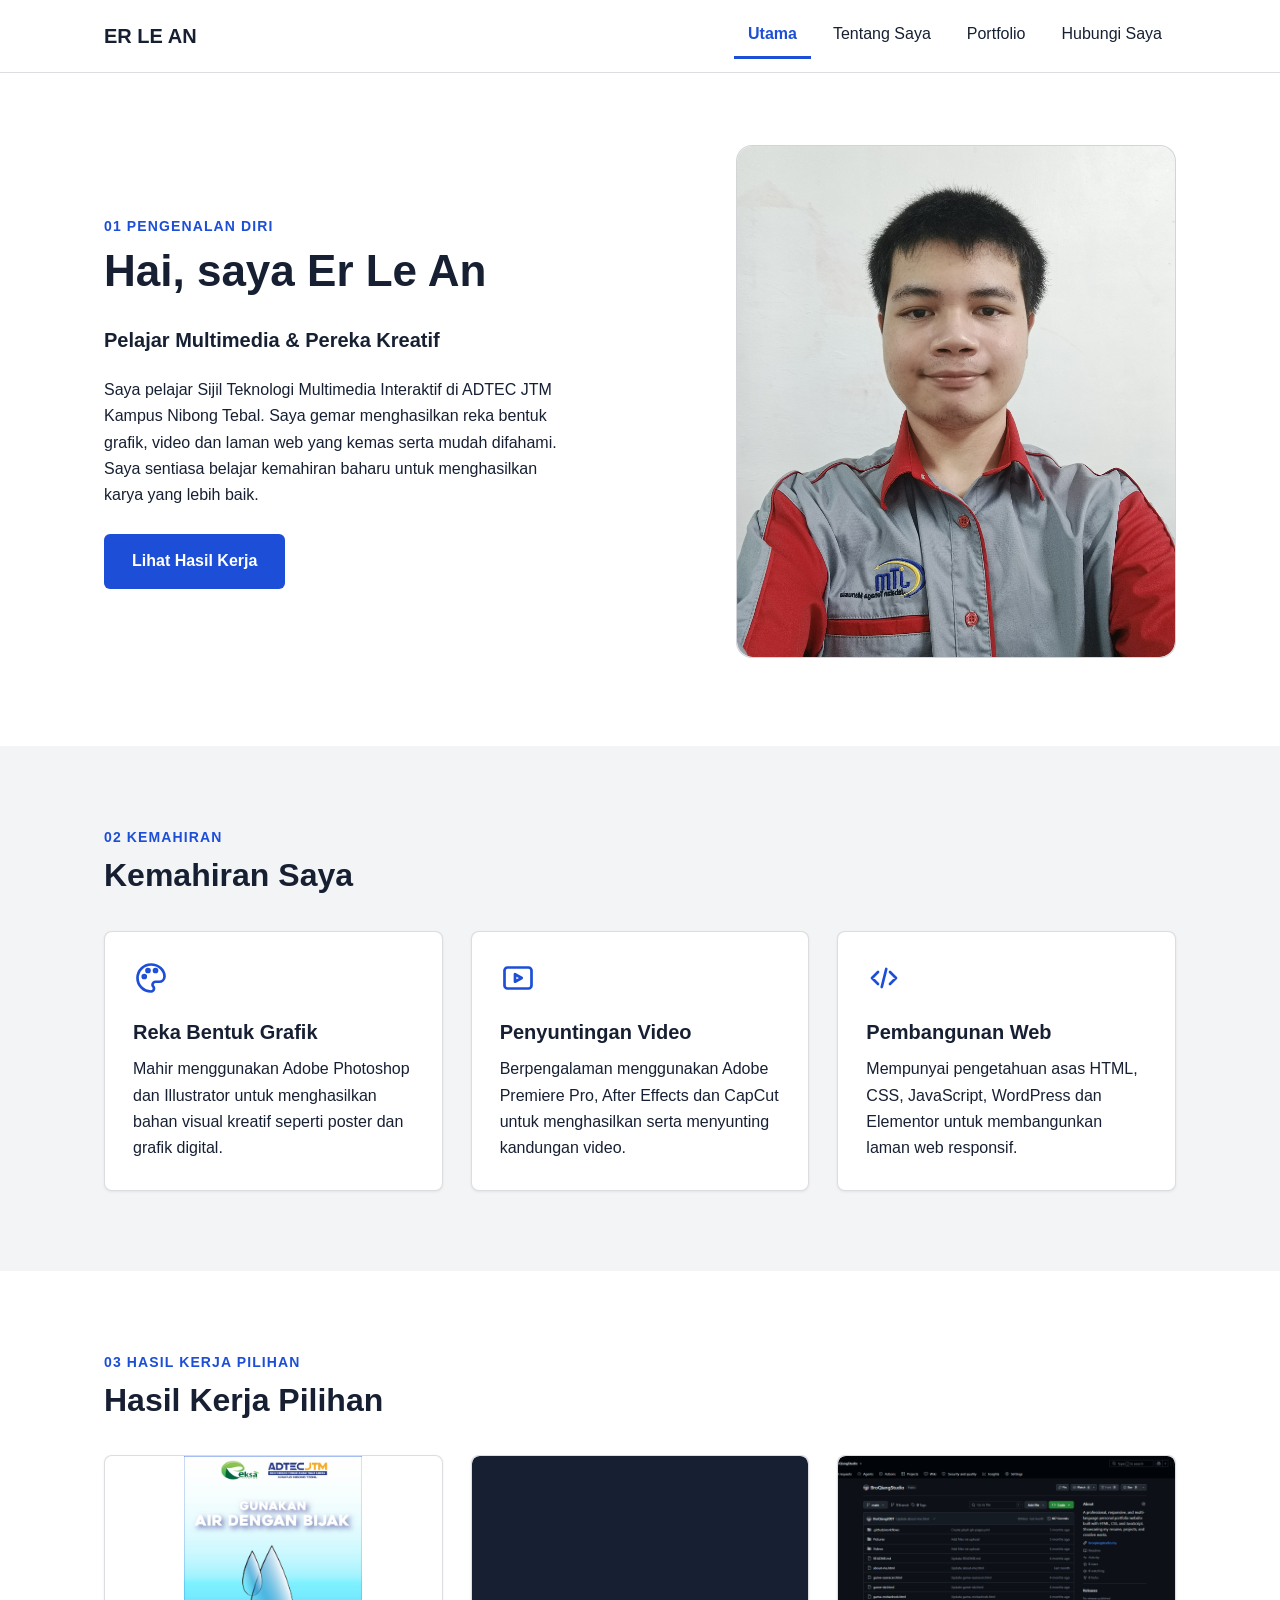
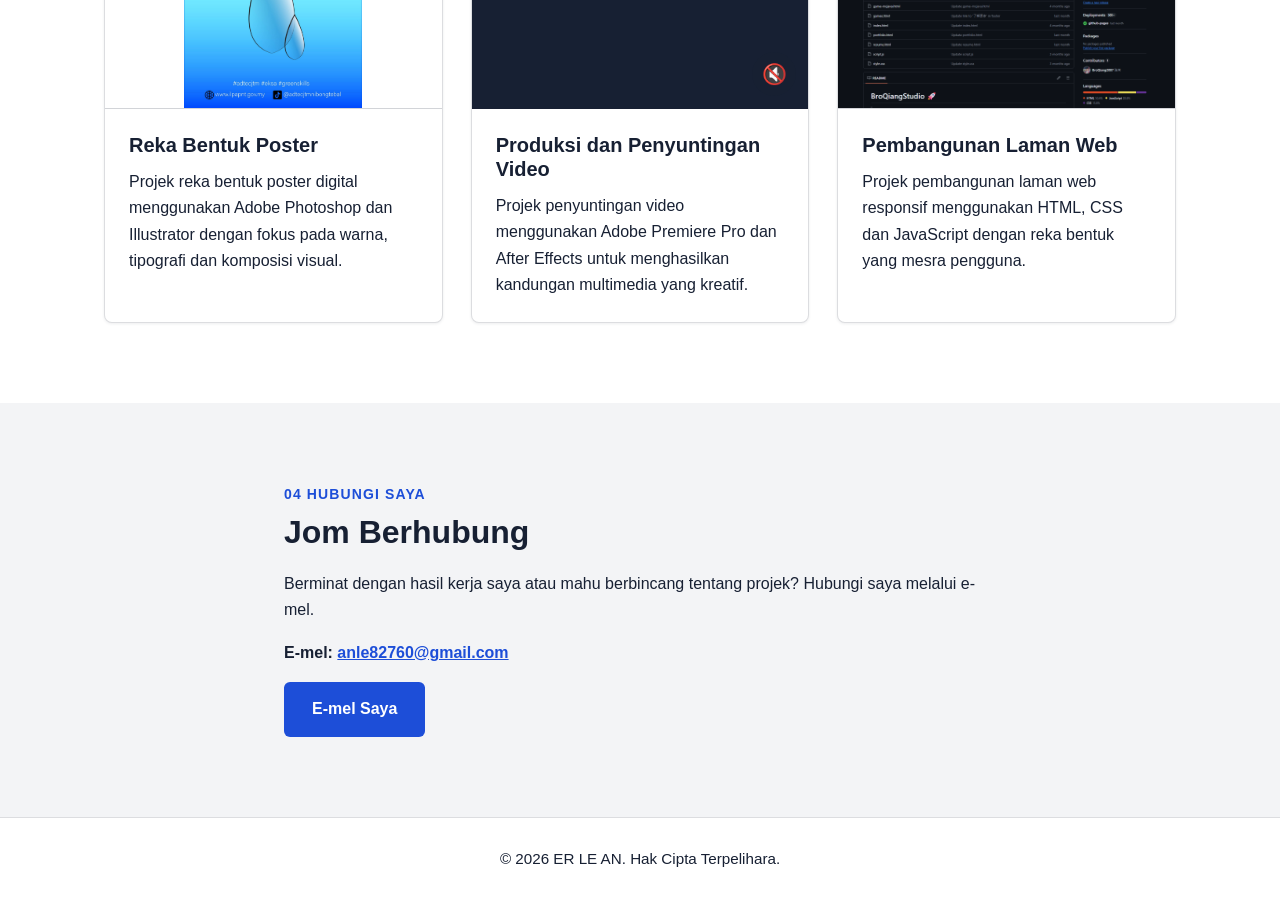
<file: index.html>
<!DOCTYPE html>
<html lang="ms">
<head>
  <meta charset="UTF-8">
  <meta name="viewport" content="width=device-width, initial-scale=1">
  <title>Utama | Personal Portfolio</title>
  <meta name="description" content="Portfolio peribadi pelajar Multimedia, ADTEC JTM Kampus Nibong Tebal.">
  <link rel="stylesheet" href="css/style.css">
  <link rel="icon" type="image/jpeg" href="Pictures/ProfilePicture.jpg">
</head>
<body>
  <!-- HEADER (same on all pages) -->
  <header class="site-header">
    <div class="container header-inner">
      <a class="logo" href="index.html">ER LE AN</a>
      <button class="menu-toggle" type="button" aria-expanded="false" aria-controls="menu-utama" aria-label="Buka menu">
        <span class="bar"></span><span class="bar"></span><span class="bar"></span>
      </button>
      <nav class="site-nav" id="menu-utama" aria-label="Menu utama">
        <ul>
          <li><a href="index.html" aria-current="page">Utama</a></li>
          <li><a href="tentang-saya.html">Tentang Saya</a></li>
          <li><a href="portfolio.html">Portfolio</a></li>
          <li><a href="hubungi.html">Hubungi Saya</a></li>
        </ul>
      </nav>
    </div>
  </header>

  <main id="kandungan">

    <!-- SECTION 01: PENGENALAN DIRI -->
    <section class="hero" id="pengenalan-diri" aria-labelledby="tajuk-hero">
      <div class="container hero-grid">
        <div class="hero-text" data-reveal>
          <p class="label">01 PENGENALAN DIRI</p>
          <h1 id="tajuk-hero">Hai, saya Er Le An</h1>
          <p class="subtitle">Pelajar Multimedia &amp; Pereka Kreatif</p>
          <p>Saya pelajar Sijil Teknologi Multimedia Interaktif di ADTEC JTM Kampus Nibong Tebal. Saya gemar menghasilkan reka bentuk grafik, video dan laman web yang kemas serta mudah difahami. Saya sentiasa belajar kemahiran baharu untuk menghasilkan karya yang lebih baik.</p>
          <a class="btn" href="#hasil-kerja">Lihat Hasil Kerja</a>
        </div>
        <div class="hero-image img-box" data-reveal data-fallback="Pictures/ProfilePicture.jpg">
          <img src="Pictures/ProfilePicture.jpg" alt="Gambar profil ER LE AN" width="480" height="560">
        </div>
      </div>
    </section>

    <!-- SECTION 02: KEMAHIRAN -->
    <section class="section alt" id="kemahiran" aria-labelledby="tajuk-kemahiran">
      <div class="container">
        <p class="label" data-reveal>02 KEMAHIRAN</p>
        <h2 id="tajuk-kemahiran" data-reveal>Kemahiran Saya</h2>
        <div class="grid-3">
          <article class="card skill" data-reveal>
            <svg class="icon" viewBox="0 0 24 24" aria-hidden="true"><path d="M12 3a9 9 0 1 0 0 18c1.1 0 2-.9 2-2 0-.5-.2-1-.5-1.3-.3-.3-.5-.8-.5-1.2 0-1.1.9-2 2-2h2.4A3.6 3.6 0 0 0 21 11c0-4.4-4-8-9-8z"/><circle cx="7.5" cy="11" r="1"/><circle cx="10" cy="7" r="1"/><circle cx="15" cy="7" r="1"/></svg>
            <h3>Reka Bentuk Grafik</h3>
            <p>Mahir menggunakan Adobe Photoshop dan Illustrator untuk menghasilkan bahan visual kreatif seperti poster dan grafik digital.</p>
          </article>
          <article class="card skill" data-reveal>
            <svg class="icon" viewBox="0 0 24 24" aria-hidden="true"><rect x="3" y="5" width="18" height="14" rx="2"/><path d="M10 9.5v5l4.5-2.5z"/></svg>
            <h3>Penyuntingan Video</h3>
            <p>Berpengalaman menggunakan Adobe Premiere Pro, After Effects dan CapCut untuk menghasilkan serta menyunting kandungan video.</p>
          </article>
          <article class="card skill" data-reveal>
            <svg class="icon" viewBox="0 0 24 24" aria-hidden="true"><path d="M8 8l-4 4 4 4M16 8l4 4-4 4M13.5 6l-3 12"/></svg>
            <h3>Pembangunan Web</h3>
            <p>Mempunyai pengetahuan asas HTML, CSS, JavaScript, WordPress dan Elementor untuk membangunkan laman web responsif.</p>
          </article>
        </div>
      </div>
    </section>

    <!-- SECTION 03: HASIL KERJA PILIHAN -->
    <section class="section" id="hasil-kerja" aria-labelledby="tajuk-hasil">
      <div class="container">
        <p class="label" data-reveal>03 HASIL KERJA PILIHAN</p>
        <h2 id="tajuk-hasil" data-reveal>Hasil Kerja Pilihan</h2>
        <div class="grid-3">
          <article class="card project" data-reveal>
            <div class="img-box ratio portrait" data-fallback="Pictures/Poster Air.jpg">
              <img src="Pictures/Poster Air.jpg" alt="Hasil projek reka bentuk poster digital" loading="lazy">
            </div>
            <div class="card-body">
              <h3>Reka Bentuk Poster</h3>
              <p>Projek reka bentuk poster digital menggunakan Adobe Photoshop dan Illustrator dengan fokus pada warna, tipografi dan komposisi visual.</p>
            </div>
          </article>
          <article class="card project" data-reveal>
            <div class="img-box ratio video-box">
              <video class="hover-video" muted loop playsinline preload="metadata">
                <source src="Videos/Rumah-Kopi.mp4" type="video/mp4">
                Pelayar anda tidak menyokong video HTML5.
              </video>

              <button class="sound-btn" type="button" aria-label="Hidupkan bunyi">
               🔇
              </button>
            </div>

            <div class="card-body">
              <h3>Produksi dan Penyuntingan Video</h3>
              <p>
                Projek penyuntingan video menggunakan Adobe Premiere Pro
                dan After Effects untuk menghasilkan kandungan
                multimedia yang kreatif.
              </p>
            </div>
          </article>
          <article class="card project" data-reveal>
            <div class="img-box ratio" data-fallback="Pictures/Github Screen Shot.png">
              <img src="Pictures/Github Screen Shot.png" alt="Hasil projek pembangunan laman web responsif" width="600" height="400" loading="lazy">
            </div>
            <div class="card-body">
              <h3>Pembangunan Laman Web</h3>
              <p>Projek pembangunan laman web responsif menggunakan HTML, CSS dan JavaScript dengan reka bentuk yang mesra pengguna.</p>
            </div>
          </article>
        </div>
      </div>
    </section>

    <!-- SECTION 04: HUBUNGI SAYA -->
    <section class="section alt contact" data-reveal id="hubungi" aria-labelledby="tajuk-hubungi">
      <div class="container">
        <p class="label">04 HUBUNGI SAYA</p>
        <h2 id="tajuk-hubungi">Jom Berhubung</h2>
        <p>Berminat dengan hasil kerja saya atau mahu berbincang tentang projek? Hubungi saya melalui e-mel.</p>
        <p class="email">E-mel: <a href="mailto:anle82760@gmail.com">anle82760@gmail.com</a></p>
        <a class="btn" href="mailto:anle82760@gmail.com">E-mel Saya</a>
      </div>
    </section>

  </main>
  <!-- FOOTER (same on all pages) -->
  <footer class="site-footer">
    <div class="container">
      <p>&copy; <span id="tahun">2026</span> ER LE AN. Hak Cipta Terpelihara.</p>
    </div>
  </footer>

  <script src="js/script.js"></script>
</body>
</html>
</file>
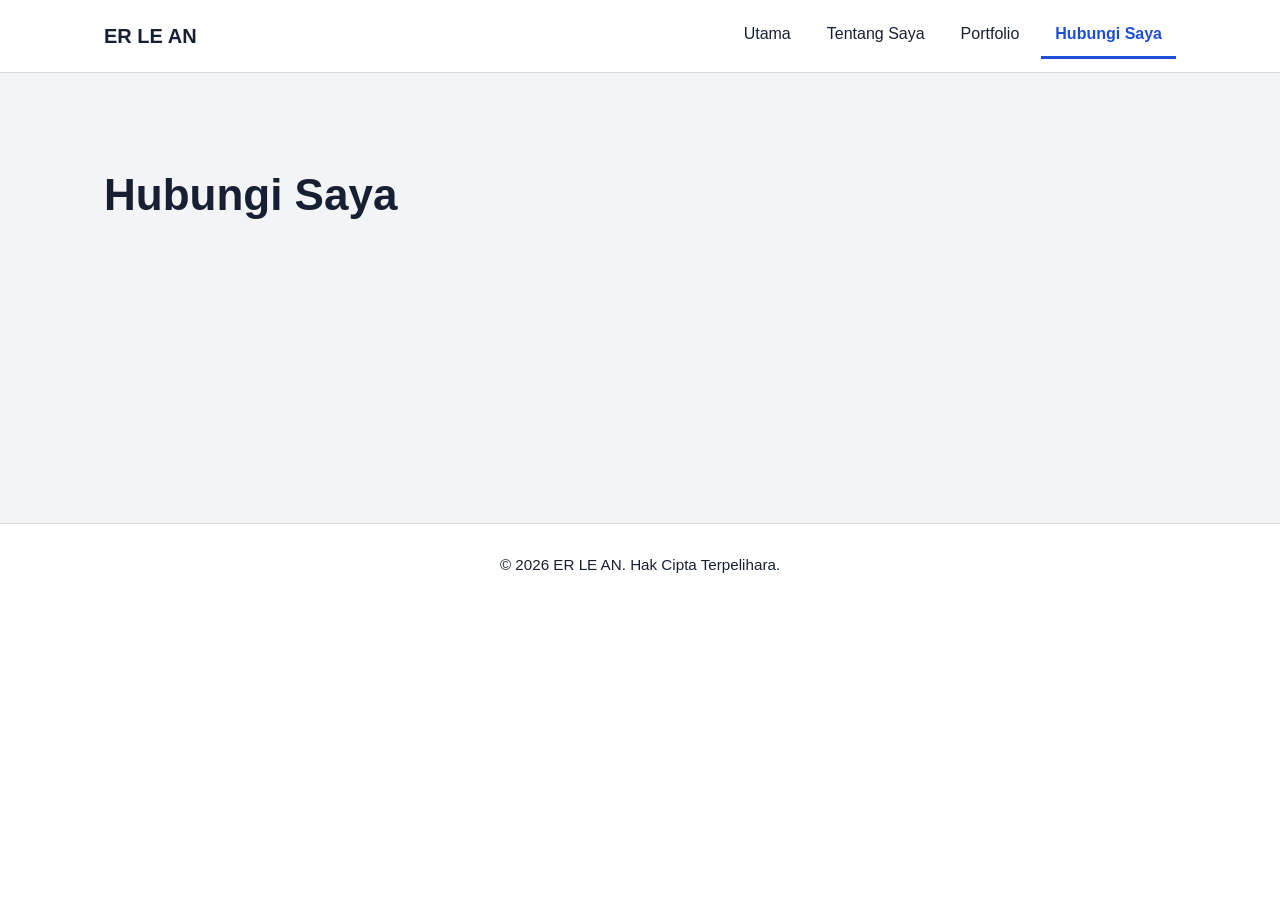
<file: hubungi.html>
<!DOCTYPE html>
<html lang="ms">
<head>
  <meta charset="UTF-8">
  <meta name="viewport" content="width=device-width, initial-scale=1">
  <title>Hubungi Saya | Personal Portfolio</title>
  <meta name="description" content="Portfolio peribadi pelajar Multimedia, ADTEC JTM Kampus Nibong Tebal.">
  <link rel="stylesheet" href="css/style.css">
</head>
<body>
  <!-- HEADER (same on all pages) -->
  <header class="site-header">
    <div class="container header-inner">
      <a class="logo" href="index.html">ER LE AN</a>
      <button class="menu-toggle" type="button" aria-expanded="false" aria-controls="menu-utama" aria-label="Buka menu">
        <span class="bar"></span><span class="bar"></span><span class="bar"></span>
      </button>
      <nav class="site-nav" id="menu-utama" aria-label="Menu utama">
        <ul>
          <li><a href="index.html">Utama</a></li>
          <li><a href="tentang.html">Tentang Saya</a></li>
          <li><a href="portfolio.html">Portfolio</a></li>
          <li><a href="hubungi.html" aria-current="page">Hubungi Saya</a></li>
        </ul>
      </nav>
    </div>
  </header>

  <main id="kandungan">
    <section class="page-title">
      <div class="container">
        <h1>Hubungi Saya</h1>
      </div>
    </section>
  </main>
  <!-- FOOTER (same on all pages) -->
  <footer class="site-footer">
    <div class="container">
      <p>&copy; <span id="tahun">2026</span> ER LE AN. Hak Cipta Terpelihara.</p>
    </div>
  </footer>

  <script src="js/script.js"></script>
</body>
</html>
</file>
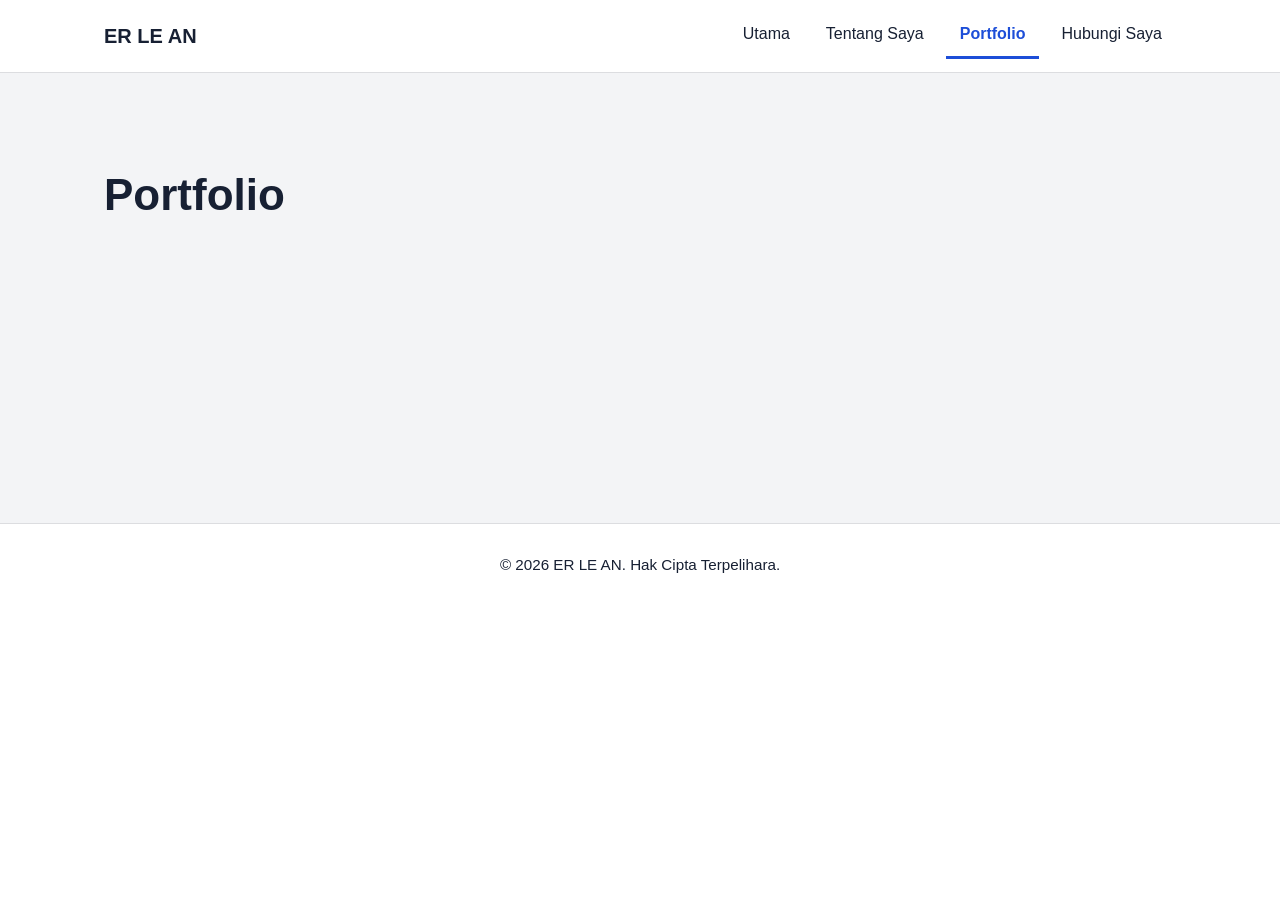
<file: portfolio.html>
<!DOCTYPE html>
<html lang="ms">
<head>
  <meta charset="UTF-8">
  <meta name="viewport" content="width=device-width, initial-scale=1">
  <title>Portfolio | Personal Portfolio</title>
  <meta name="description" content="Portfolio peribadi pelajar Multimedia, ADTEC JTM Kampus Nibong Tebal.">
  <link rel="stylesheet" href="css/style.css">
</head>
<body>
  <!-- HEADER (same on all pages) -->
  <header class="site-header">
    <div class="container header-inner">
      <a class="logo" href="index.html">ER LE AN</a>
      <button class="menu-toggle" type="button" aria-expanded="false" aria-controls="menu-utama" aria-label="Buka menu">
        <span class="bar"></span><span class="bar"></span><span class="bar"></span>
      </button>
      <nav class="site-nav" id="menu-utama" aria-label="Menu utama">
        <ul>
          <li><a href="index.html">Utama</a></li>
          <li><a href="tentang.html">Tentang Saya</a></li>
          <li><a href="portfolio.html" aria-current="page">Portfolio</a></li>
          <li><a href="hubungi.html">Hubungi Saya</a></li>
        </ul>
      </nav>
    </div>
  </header>

  <main id="kandungan">
    <section class="page-title">
      <div class="container">
        <h1>Portfolio</h1>
      </div>
    </section>
  </main>
  <!-- FOOTER (same on all pages) -->
  <footer class="site-footer">
    <div class="container">
      <p>&copy; <span id="tahun">2026</span> ER LE AN. Hak Cipta Terpelihara.</p>
    </div>
  </footer>

  <script src="js/script.js"></script>
</body>
</html>
</file>
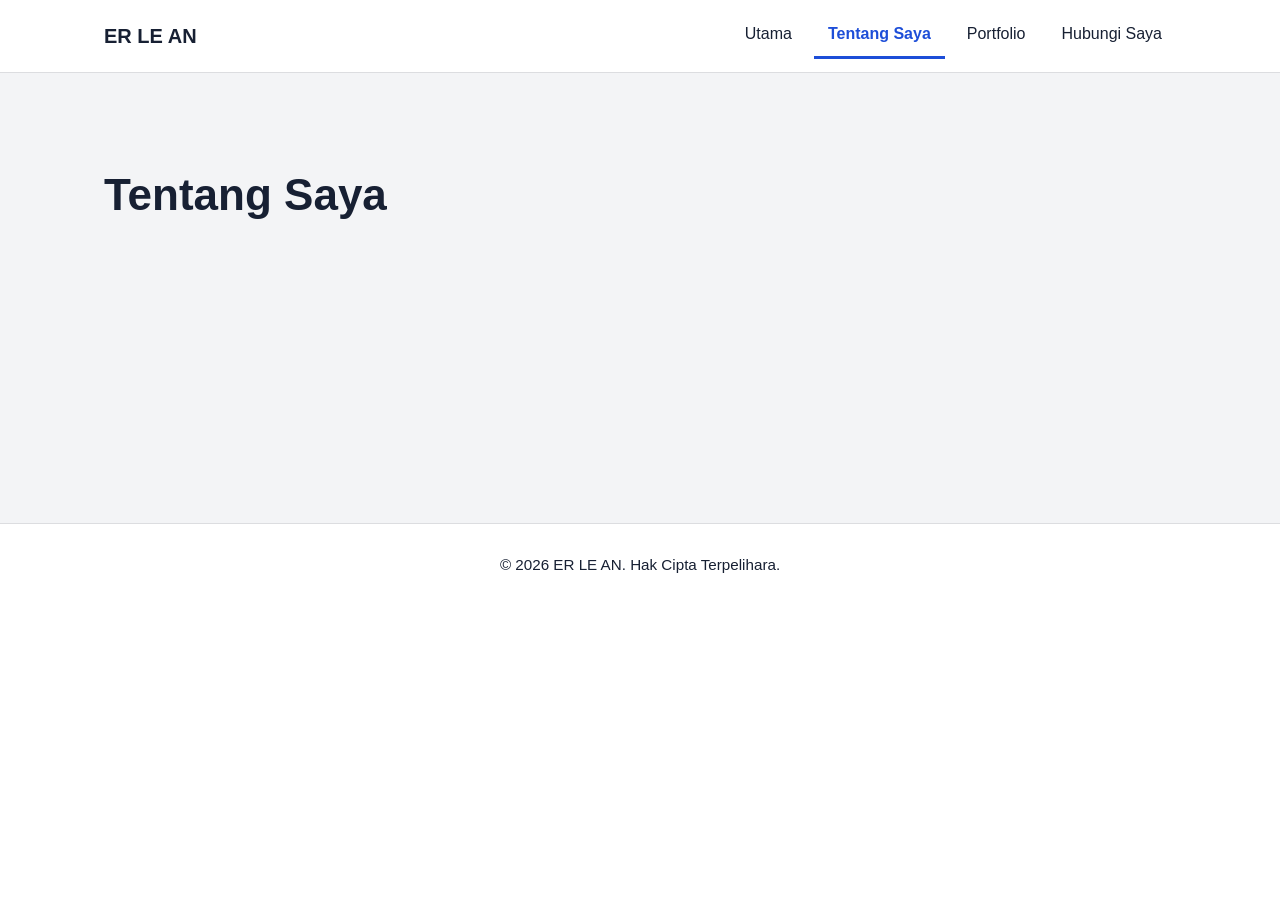
<file: tentang-saya.html>
<!DOCTYPE html>
<html lang="ms">
<head>
  <meta charset="UTF-8">
  <meta name="viewport" content="width=device-width, initial-scale=1">
  <title>Tentang Saya | Personal Portfolio</title>
  <meta name="description" content="Portfolio peribadi pelajar Multimedia, ADTEC JTM Kampus Nibong Tebal.">
  <link rel="stylesheet" href="css/style.css">
</head>
<body>
  <!-- HEADER (same on all pages) -->
  <header class="site-header">
    <div class="container header-inner">
      <a class="logo" href="index.html">ER LE AN</a>
      <button class="menu-toggle" type="button" aria-expanded="false" aria-controls="menu-utama" aria-label="Buka menu">
        <span class="bar"></span><span class="bar"></span><span class="bar"></span>
      </button>
      <nav class="site-nav" id="menu-utama" aria-label="Menu utama">
        <ul>
          <li><a href="index.html">Utama</a></li>
          <li><a href="tentang.html" aria-current="page">Tentang Saya</a></li>
          <li><a href="portfolio.html">Portfolio</a></li>
          <li><a href="hubungi.html">Hubungi Saya</a></li>
        </ul>
      </nav>
    </div>
  </header>

  <main id="kandungan">
    <section class="page-title">
      <div class="container">
        <h1>Tentang Saya</h1>
      </div>
    </section>
  </main>
  <!-- FOOTER (same on all pages) -->
  <footer class="site-footer">
    <div class="container">
      <p>&copy; <span id="tahun">2026</span> ER LE AN. Hak Cipta Terpelihara.</p>
    </div>
  </footer>

  <script src="js/script.js"></script>
</body>
</html>
</file>
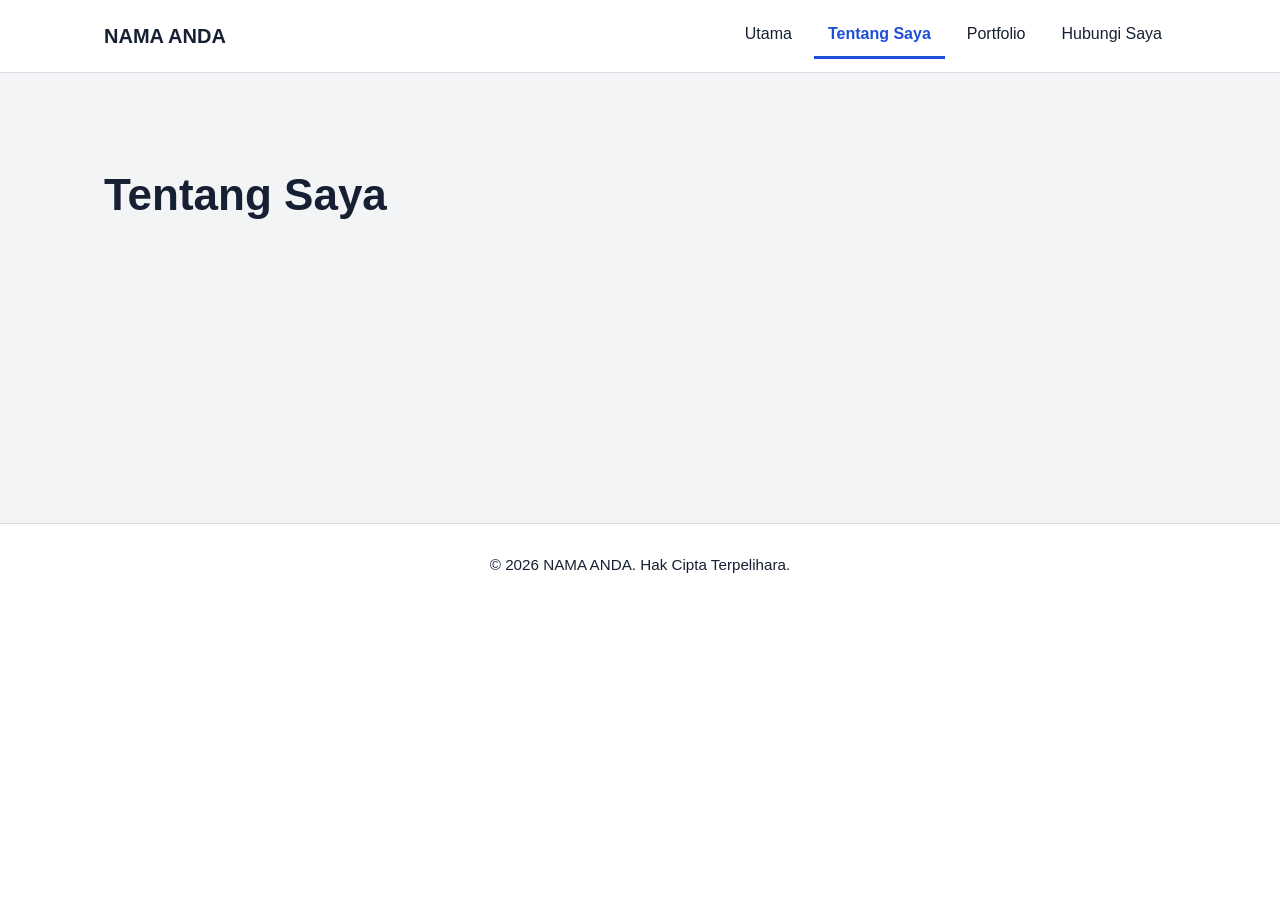
<file: tentang.html>
<!DOCTYPE html>
<html lang="ms">
<head>
  <meta charset="UTF-8">
  <meta name="viewport" content="width=device-width, initial-scale=1">
  <title>Tentang Saya | Personal Portfolio</title>
  <meta name="description" content="Portfolio peribadi pelajar Multimedia, ADTEC JTM Kampus Nibong Tebal.">
  <link rel="stylesheet" href="css/style.css">
</head>
<body>
  <!-- HEADER (same on all pages) -->
  <header class="site-header">
    <div class="container header-inner">
      <a class="logo" href="index.html">NAMA ANDA</a>
      <button class="menu-toggle" type="button" aria-expanded="false" aria-controls="menu-utama" aria-label="Buka menu">
        <span class="bar"></span><span class="bar"></span><span class="bar"></span>
      </button>
      <nav class="site-nav" id="menu-utama" aria-label="Menu utama">
        <ul>
          <li><a href="index.html">Utama</a></li>
          <li><a href="tentang.html" aria-current="page">Tentang Saya</a></li>
          <li><a href="portfolio.html">Portfolio</a></li>
          <li><a href="hubungi.html">Hubungi Saya</a></li>
        </ul>
      </nav>
    </div>
  </header>

  <main id="kandungan">
    <section class="page-title">
      <div class="container">
        <h1>Tentang Saya</h1>
      </div>
    </section>
  </main>
  <!-- FOOTER (same on all pages) -->
  <footer class="site-footer">
    <div class="container">
      <p>&copy; <span id="tahun">2026</span> NAMA ANDA. Hak Cipta Terpelihara.</p>
    </div>
  </footer>

  <script src="js/script.js"></script>
</body>
</html>
</file>
<file: css/style.css>
/* ===== Lampiran B colour palette (only these 4 colours) =====
   Primary text   #172033
   Buttons/links  #1D4ED8
   Section bg     #F3F4F6
   Main bg        #FFFFFF
   ============================================================ */
*, *::before, *::after { box-sizing: border-box; }
html { scroll-behavior: smooth; scroll-padding-top: 80px; } /* keeps anchor clear of sticky header */
body { margin: 0; font-family: Arial, Helvetica, sans-serif; font-size: 1rem; line-height: 1.65; color: #172033; background: #FFFFFF; }
img { max-width: 100%; display: block; }
a { color: #1D4ED8; }
h1, h2, h3 { line-height: 1.2; margin: 0 0 .6em; }
h1 { font-size: 2.75rem; }
h2 { font-size: 2rem; }
h3 { font-size: 1.25rem; }
p { margin: 0 0 1em; }
:focus-visible { outline: 3px solid #1D4ED8; outline-offset: 3px; }

.container { width: 100%; max-width: 1120px; margin: 0 auto; padding: 0 24px; }

/* ----- Header ----- */
.site-header { position: sticky; top: 0; z-index: 10; background: #FFFFFF; border-bottom: 1px solid rgba(23,32,51,.15); }
.header-inner { display: flex; align-items: center; justify-content: space-between; min-height: 72px; }
.logo { font-weight: bold; font-size: 1.25rem; color: #172033; text-decoration: none; }
.site-nav ul { display: flex; gap: 8px; list-style: none; margin: 0; padding: 0; }
.site-nav a { display: block; padding: 8px 14px; color: #172033; text-decoration: none; border-bottom: 3px solid transparent; transition: color .25s ease, border-color .25s ease, background-color .25s ease; }
.site-nav a:hover { color: #1D4ED8; }
.site-nav a[aria-current="page"] { color: #1D4ED8; border-bottom-color: #1D4ED8; font-weight: bold; }

.menu-toggle { display: none; width: 48px; height: 48px; padding: 0; background: #FFFFFF; border: 1px solid rgba(23,32,51,.25); border-radius: 6px; cursor: pointer; flex-direction: column; align-items: center; justify-content: center; gap: 5px; }
.menu-toggle .bar { width: 22px; height: 2px; background: #172033; transition: transform .2s, opacity .2s; }
.menu-toggle[aria-expanded="true"] .bar:nth-child(1) { transform: translateY(7px) rotate(45deg); }
.menu-toggle[aria-expanded="true"] .bar:nth-child(2) { opacity: 0; }
.menu-toggle[aria-expanded="true"] .bar:nth-child(3) { transform: translateY(-7px) rotate(-45deg); }

/* ----- Buttons ----- */
.btn { display: inline-block; padding: 14px 28px; min-height: 48px; background: #1D4ED8; color: #FFFFFF; font-weight: bold; text-decoration: none; border-radius: 6px; transition: opacity .28s ease, transform .28s cubic-bezier(.2,.8,.2,1), box-shadow .28s ease; }
.btn:hover { opacity: .88; transform: translateY(-2px); }

/* ----- Sections ----- */
.section { padding: 80px 0; }
.alt { background: #F3F4F6; }
.label { font-size: .875rem; font-weight: bold; letter-spacing: .08em; color: #1D4ED8; margin-bottom: .5em; }
.subtitle { font-size: 1.25rem; font-weight: bold; }

.hero { padding: 72px 0 88px; }
.hero-grid { display: grid; grid-template-columns: 1.1fr .9fr; gap: 56px; align-items: center; }
.hero-text p:not(.label):not(.subtitle) { max-width: 52ch; margin-bottom: 1.6em; }

/* ----- Images + fallback placeholder ----- */
.img-box { position: relative; overflow: hidden; background: #F3F4F6; border: 1px solid rgba(23,32,51,.15); }
.img-box img { width: 100%; height: 100%; object-fit: cover; }
.hero-image { aspect-ratio: 6 / 7; border-radius: 8px; max-width: 440px; width: 100%; justify-self: end; }
.ratio { aspect-ratio: 3 / 2; }
.img-box.no-image img { display: none; }
.img-box.no-image::after { content: "Letakkan gambar: " attr(data-fallback); position: absolute; inset: 0; display: flex; align-items: center; justify-content: center; padding: 16px; text-align: center; font-size: .9rem; color: #172033; }

/* ----- Cards ----- */
.grid-3 { display: grid; grid-template-columns: repeat(3, 1fr); gap: 28px; margin-top: 36px; }
.card { background: #FFFFFF; border: 1px solid rgba(23,32,51,.15); border-radius: 8px; box-shadow: 0 1px 3px rgba(23,32,51,.08); transition: box-shadow .35s ease, transform .35s cubic-bezier(.2,.8,.2,1); overflow: hidden; }
.card:hover { box-shadow: 0 12px 30px rgba(23,32,51,.13); transform: translateY(-5px); }
.skill { padding: 28px; }
.skill p { margin: 0; }
.icon { width: 36px; height: 36px; margin-bottom: 16px; fill: none; stroke: #1D4ED8; stroke-width: 1.8; stroke-linecap: round; stroke-linejoin: round; }
.card .img-box { border: 0; border-bottom: 1px solid rgba(23,32,51,.15); }
.card-body { padding: 24px; }
.card-body p { margin: 0; }

/* ----- Contact ----- */
.contact .container { max-width: 760px; }
.email { font-weight: bold; }

/* ----- Secondary pages ----- */
.page-title { padding: 96px 0; background: #F3F4F6; min-height: 50vh; }
.page-title h1 { margin: 0; }

/* ----- Footer ----- */
.site-footer { padding: 28px 0; text-align: center; border-top: 1px solid rgba(23,32,51,.15); }
.site-footer p { margin: 0; font-size: .95rem; }

/* ===== Responsive ===== */
@media (max-width: 1024px) {
  .grid-3 { gap: 20px; }
  .hero-grid { gap: 36px; }
  h1 { font-size: 2.4rem; }
}
@media (max-width: 768px) {
  .grid-3 { grid-template-columns: 1fr; max-width: 520px; margin-left: auto; margin-right: auto; }
  .hero-grid { grid-template-columns: 1fr; }
  .hero-image { justify-self: center; order: -1; max-width: 320px; }
  .section { padding: 56px 0; }
  .hero { padding: 40px 0 56px; }
  .menu-toggle { display: flex; }
  .site-nav { display: none; position: absolute; top: 100%; left: 0; right: 0; background: #FFFFFF; border-bottom: 1px solid rgba(23,32,51,.15); }
  .site-nav.open { display: block; }
  .site-nav ul { flex-direction: column; gap: 0; padding: 8px 24px 16px; }
  .site-nav a { padding: 14px 0; border-bottom: 1px solid rgba(23,32,51,.1); }
  .site-nav a[aria-current="page"] { border-bottom-color: #1D4ED8; }
}
@media (max-width: 480px) {
  h1 { font-size: 2rem; }
  h2 { font-size: 1.6rem; }
  .btn { display: block; text-align: center; }
}
@media (prefers-reduced-motion: reduce) {
  html { scroll-behavior: auto; }
  * { transition: none !important; }
}

/* === Image rules: consolidate previous duplicated rules === */
.img-box { width: 100%; }
.img-box img { width: 100%; height: 100%; display: block; object-fit: cover; }

/* IMPORTANT: four rounded corners on the personal profile, never top-only. */
.hero-image { border-radius: 16px; overflow: hidden; isolation: isolate; }
.hero-image img { width: 100%; height: 100%; object-fit: cover; border-radius: inherit; }

/* Project media share a 4:3 frame; keep the full poster visible. */
.project .img-box { border-radius: 8px 8px 0 0; }
.project .img-box.ratio { aspect-ratio: 4 / 3; }
.project .img-box.portrait { aspect-ratio: 4 / 3; }
.project .img-box.portrait img { object-fit: contain; background: #FFFFFF; }

/* Video remains landscape without cropping; preserve audio button. */
.project .video-box { position: relative; background: #172033; overflow: hidden; }
.project .video-box video { display: block; width: 100%; height: 100%; object-fit: contain; }
.sound-btn { position: absolute; right: 12px; bottom: 12px; z-index: 2;
  display: flex; align-items: center; justify-content: center;
  width: 44px; height: 44px; border: 0; border-radius: 50%;
  background: rgba(23,32,51,.88); color: #FFFFFF; font-size: 20px;
  cursor: pointer; transition: transform .25s ease, background-color .25s ease; }
.sound-btn:hover { background: #1D4ED8; transform: scale(1.08); }

/* === Subtle motion, accessible + resilient === */
.btn:hover { box-shadow: 0 8px 18px rgba(29,78,216,.19); }
.hero-image img { transition: transform .8s cubic-bezier(.2,.8,.2,1); }
@media (hover: hover) and (pointer: fine) {
  .hero-image:hover img { transform: scale(1.025); }
  .project .img-box:not(.video-box) img { transition: transform .6s cubic-bezier(.2,.8,.2,1); }
  .project:hover .img-box:not(.video-box) img { transform: scale(1.035); }
}
/* Only hide elements if JS successfully enables intersection observation. */
@media (prefers-reduced-motion: no-preference) {
  .motion-ready [data-reveal] { opacity: 0; transform: translateY(22px); transition: opacity .7s ease, transform .7s cubic-bezier(.2,.8,.2,1); }
  .motion-ready [data-reveal].is-visible { opacity: 1; transform: translateY(0); }
  .motion-ready .grid-3 [data-reveal]:nth-child(2) { transition-delay: .09s; }
  .motion-ready .grid-3 [data-reveal]:nth-child(3) { transition-delay: .18s; }
}
@media (prefers-reduced-motion: reduce) {
  html { scroll-behavior: auto; }
  *, *::before, *::after { animation: none !important; transition: none !important; }
  [data-reveal] { opacity: 1 !important; transform: none !important; }
}
</file>
